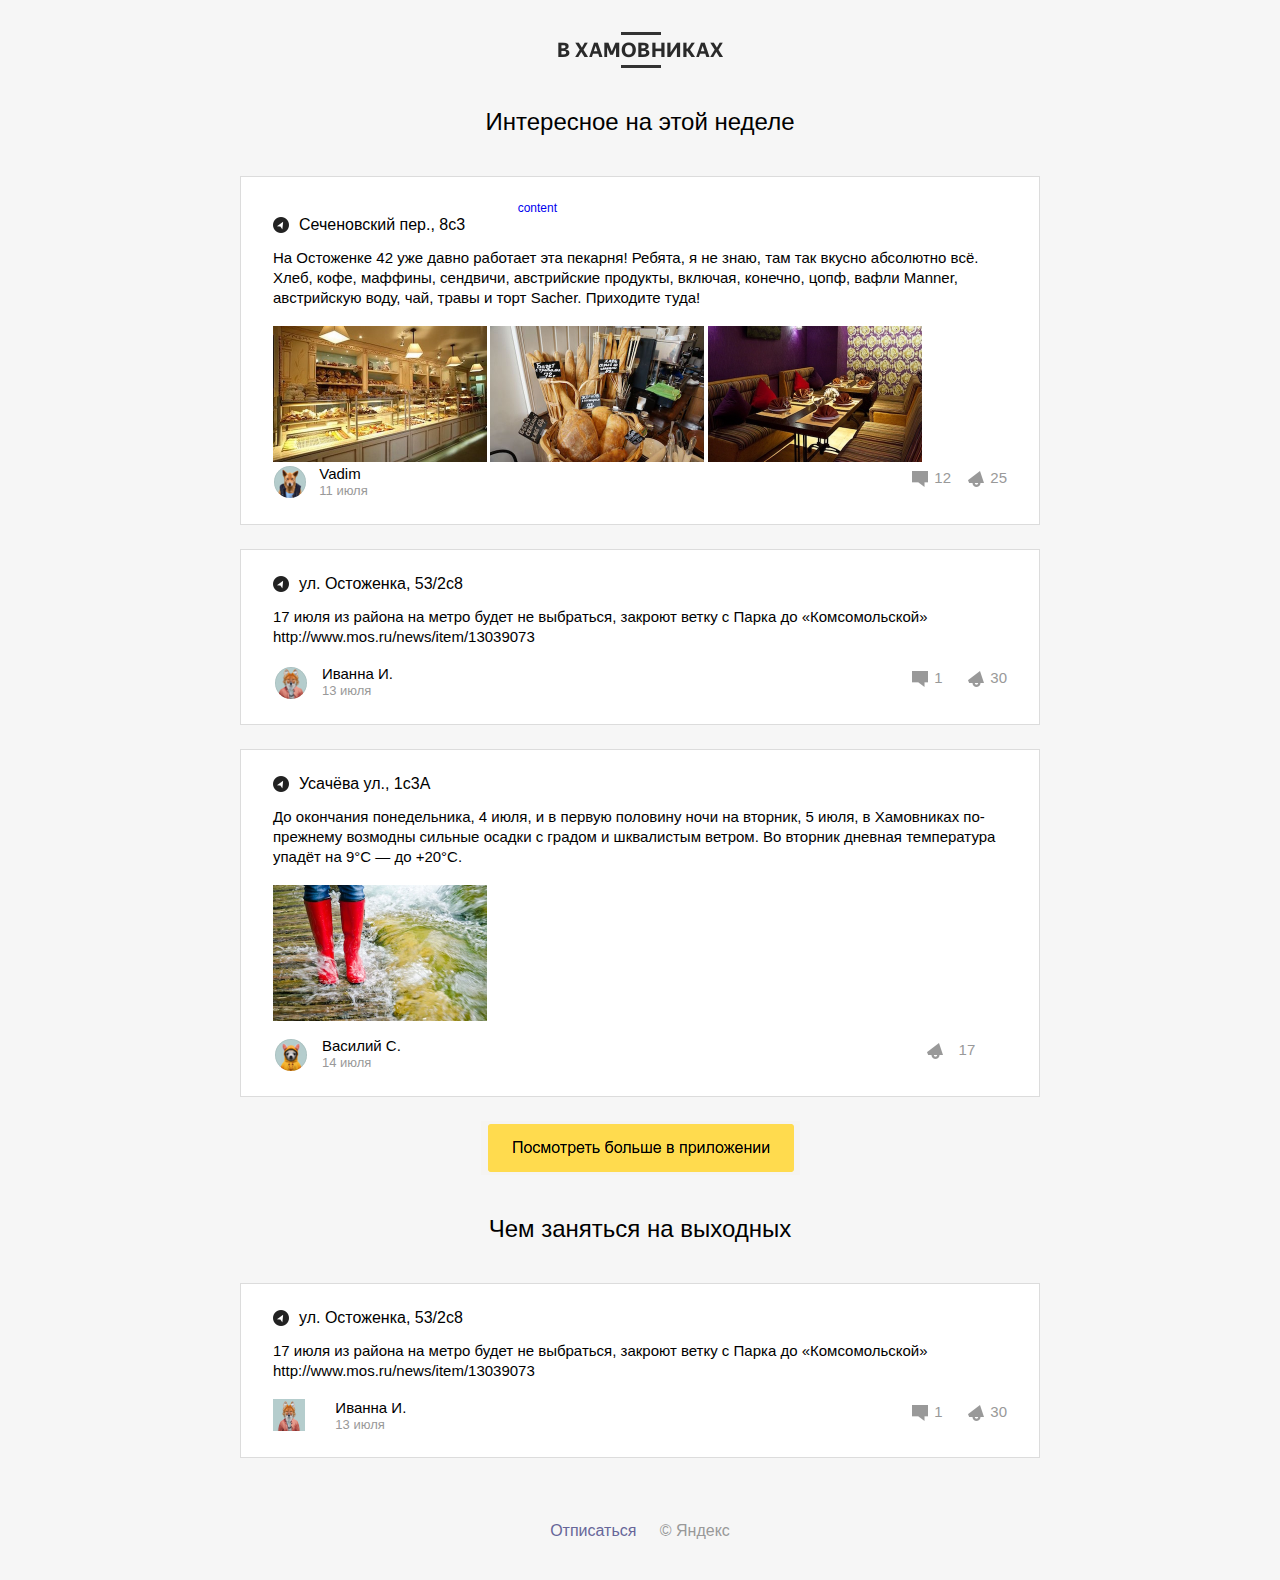
<file: hamovniki_letter/index2.html>
<!DOCTYPE html PUBLIC "-//W3C//DTD XHTML 1.0 Transitional//EN" "http://www.w3.org/TR/xhtml1/DTD/xhtml1-transitional.dtd">
<html xmlns="http://www.w3.org/1999/xhtml">
<head>
    <meta http-equiv="Content-Type" content="text/html; charset=cp1251">
    <meta name="viewport" content="width=device-width">
    <meta http-equiv="X-UA-Compatible" content="IE=edge">
    <title>���������</title>
    <style>
        a, div, td, span {
            font-family: Arial, Helvetica, Verdana, Tahoma sans-serif;
        }
        img {
            outline: none;
            display: block;
            border: none;
        }
        a {
            cursor: pointer;
            text-decoration: none;
        }
        .unsub:hover {
            color: #f00;
        }
        @media screen and (max-width: 800px) {
            .mobile {
                width: auto!important;
                min-width: 320px;
            }
            .gallery img {
                width: 107px !important;
                height: 68px !important;
            }
        }

    </style>
</head>
<body marginwidth="0" marginheight="0" style="margin: 0;padding: 0;-webkit-text-size-adjust: none;-ms-text-size-adjust: none;background-color: #f6f6f6;font-family: Arial, Helvetica, Verdana, Tahoma sans-serif;font-size: 12px;color: #000000;height: 100% !important;width: 100% !important;">
<table align="center" height="100%" width="800" border="0" cellpadding="0" cellspacing="0" bgcolor="#f6f6f6" style="border: 0;width: 800px;vertical-align: top;" class="mobile">
    <tr>
        <td width="100%" valign="top" align="center" style="margin: 0;padding: 0;vertical-align: top;font-family: Arial, Helvetica, Verdana, Tahoma sans-serif;">
            <div style="margin-top: 32px;font-family: Arial, Helvetica, Verdana, Tahoma sans-serif;">
                <img src="img/logo.png" width="165" height="36" border="0" alt="logo" style="outline: none;display: block;border: none;">
            </div>
        </td>
    </tr>
    <tr>
        <td width="100%" valign="top" align="center" style="margin: 0;padding: 0;vertical-align: top;font-family: Arial, Helvetica, Verdana, Tahoma sans-serif;">
            <div style="color: #000000;font-size: 24px;margin: 40px 0 40px 0;text-align: center;font-family: Arial, Helvetica, Verdana, Tahoma sans-serif;">���������� �� ���� ������</div>
        </td>
    </tr>
    <tr>
        <td width="100%" valign="top" align="center" style="margin: 0;padding: 0;vertical-align: top;font-family: Arial, Helvetica, Verdana, Tahoma sans-serif;">
            <div style="background-color: #ffffff;border: 1px solid #dcdcdc;padding: 24px 32px;margin: 0 0 24px 0;font-family: Arial, Helvetica, Verdana, Tahoma sans-serif;">
                <a href="#" style="font-family: Arial, Helvetica, Verdana, Tahoma sans-serif;cursor: pointer;text-decoration: none;">
                    <table border="0" cellpadding="0" cellspacing="0" bgcolor="#ffffff" width="100%" style="margin: 0; padding: 0; width: 100%;">
                        <tr>
                            <td valign="top" width="60" style="margin: 0;padding: 0;"></td>
                            <td valign="top" width="60" style="margin: 0;padding: 0;"></td>
                            <td valign="top" width="60" style="margin: 0;padding: 0;"></td>
                        </tr>
                        <tr>
                            <td valign="top" width="60" style="margin: 0;padding: 0;"></td>
                            <td valign="top" width="60" style="margin: 0;padding: 0;">content</td>
                            <td valign="top" width="60" style="margin: 0;padding: 0;"></td>
                        </tr>
                        <tr>
                            <td valign="top" width="60" style="margin: 0;padding: 0;"></td>
                            <td valign="top" width="60" style="margin: 0;padding: 0;"></td>
                            <td valign="top" width="60" style="margin: 0;padding: 0;"></td>
                        </tr>
                    </table>



                    <table border="0" cellpadding="0" cellspacing="0" bgcolor="#ffffff" width="100%" style="margin: 0; padding: 0; width: 100%;">
                        <tr>
                            <td valign="top" width="100%" style="margin: 0;padding: 0;font-family: Arial, Helvetica, Verdana, Tahoma sans-serif;">
                                <table border="0" cellpadding="0" cellspacing="0" bgcolor="#ffffff" width="100%" style="width: 100%;margin: 0;padding: 0;">
                                    <tr>
                                        <td valign="top" width="26" style="margin: 0;padding: 2px 0 0 0;font-family: Arial, Helvetica, Verdana, Tahoma sans-serif;">
                                            <div style="font-family: Arial, Helvetica, Verdana, Tahoma sans-serif;">
                                                <img src="img/arrow-top.png" width="16" height="16" border="0" alt="address" style="outline: none;display: block;border: none;">
                                            </div>
                                        </td>
                                        <td valign="top" style="color: #000000;font-size: 16px;line-height: 20px;margin: 0;padding: 0;font-family: Arial, Helvetica, Verdana, Tahoma sans-serif;">
                                            ����������� ���., 8�3
                                        </td>
                                    </tr>
                                </table>
                            </td>
                        </tr>
                        <tr>
                            <td valign="top" height="13" width="100%" style="color: #000000;font-size: 15px;line-height: 20px;font-family: Arial, Helvetica, Verdana, Tahoma sans-serif;"></td>
                        </tr>
                        <tr>
                            <td valign="top" width="100%" style="color: #000000;font-size: 15px;line-height: 20px;font-family: Arial, Helvetica, Verdana, Tahoma sans-serif;">
                                <div style="margin: 0;padding: 0;font-family: Arial, Helvetica, Verdana, Tahoma sans-serif;">
                                    �� ��������� 42 ��� ����� �������� ��� �������! ������, � �� ����, ��� ��� ������ ��������� ��. ����, ����, �������, ��������, ����������� ��������, �������, �������, ����, ����� Manner, ����������� ����, ���, ����� � ���� Sacher. ��������� ����!
                                </div>
                            </td>
                        </tr>
                        <tr>
                            <td valign="top" height="18" width="100%" style="color: #000000;font-size: 15px;line-height: 20px;font-family: Arial, Helvetica, Verdana, Tahoma sans-serif;"></td>
                        </tr>
                        <tr>
                            <td valign="top" width="100%" style="font-family: Arial, Helvetica, Verdana, Tahoma sans-serif;">
                                <table class="gallery" border="0" cellpadding="0" cellspacing="0" bgcolor="#ffffff" style="margin: 0;padding: 0;">
                                    <tr>
                                        <td valign="top" width="100%" style="font-family: Arial, Helvetica, Verdana, Tahoma sans-serif;" align="left">
                                            <div style="display: inline-block;"><img src="img/1.jpg" width="214" height="136" border="0" alt="image_1" style="outline: none;display: block;border: none;"></div>
                                            <div style="display: inline-block;"><img src="img/2.jpg" width="214" height="136" border="0" alt="image_1" style="outline: none;display: block;border: none;"></div>
                                            <div style="display: inline-block;"><img src="img/3.jpg" width="214" height="136" border="0" alt="image_1" style="outline: none;display: block;border: none;"></div>
                                        </td>
                                    </tr>
                                </table>
                            </td>
                        </tr>
                        <tr>
                            <td valign="top" width="100%" style="font-family: Arial, Helvetica, Verdana, Tahoma sans-serif;">
                                <table border="0" width="100%" cellpadding="0" cellspacing="0" bgcolor="#ffffff" style="margin: 0;padding: 0;">
                                    <tr>
                                        <td valign="top" width="35" height="35" style="margin: 0;padding: 0;font-family: Arial, Helvetica, Verdana, Tahoma sans-serif;" align="left">
                                            <img src="img/user1.png" width="35" height="35" border="0" alt="user1" style="width:35px;outline: none;display: block;border: none;">
                                        </td>
                                        <td valign="top" width="280" style="margin: 0;padding: 0;font-family: Arial, Helvetica, Verdana, Tahoma sans-serif;" align="left">
                                            <table border="0" cellpadding="0" cellspacing="0" bgcolor="#ffffff" width="280" style="width: 280px;margin: 0 ;padding: 0;" align="left">
                                                <tr>
                                                    <td valign="top" height="18" align="left" style="color: #000000;font-size: 15px;line-height: 18px;margin: 0;padding: 0;font-family: Arial, Helvetica, Verdana, Tahoma sans-serif;">
                                                        Vadim
                                                    </td>
                                                </tr>
                                                <tr>
                                                    <td valign="top" height="16" align="left" style="color: #999999;font-size: 13px;line-height: 16px;margin: 0;padding: 0;font-family: Arial, Helvetica, Verdana, Tahoma sans-serif;">
                                                        11 ����
                                                    </td>
                                                </tr>
                                            </table>
                                        </td>
                                        <td valign="top" width="240" style="margin: 0;padding: 0;font-family: Arial, Helvetica, Verdana, Tahoma sans-serif;" align="right">
                                            <table border="0" cellpadding="0" cellspacing="0" bgcolor="#ffffff" width="80" style="width: 80px;margin: 0 ;padding: 0;">
                                                <tr>
                                                    <td valign="top" height="18" width="50" align="left" style="width: 50px;color: #000000;font-size: 15px;line-height: 18px;margin: 0;padding: 0;font-family: Arial, Helvetica, Verdana, Tahoma sans-serif;">
                                                        <table border="0" cellpadding="0" cellspacing="0" bgcolor="#ffffff" width="100%" style="width: 100%;margin: 4px 0 0 0;padding: 0;">
                                                            <tr>
                                                                <td valign="top" width="16" height="16" style="margin: 0;padding: 2px 0 0 0;font-family: Arial, Helvetica, Verdana, Tahoma sans-serif;">
                                                                    <div style="font-family: Arial, Helvetica, Verdana, Tahoma sans-serif;">
                                                                        <img src="img/event-comments.png" width="16" height="16" border="0" alt="comments" style="outline: none;display: block;border: none;">
                                                                    </div>
                                                                </td>
                                                                <td valign="top" align="left" width="34" style="color: #999999;font-size: 15px;line-height: 18px;margin: 0;padding: 0;font-family: Arial, Helvetica, Verdana, Tahoma sans-serif;">
                                                                    <div style="width: 34px;margin: 0 0 0 6px;padding: 0;font-family: Arial, Helvetica, Verdana, Tahoma sans-serif;">12</div>
                                                                </td>
                                                            </tr>
                                                        </table>
                                                    </td>
                                                    <td valign="top" height="16" width="50" align="left" style="width: 50px;color: #999999;font-size: 13px;line-height: 16px;margin: 0;padding: 0;font-family: Arial, Helvetica, Verdana, Tahoma sans-serif;">
                                                        <table border="0" cellpadding="0" cellspacing="0" bgcolor="#ffffff" width="100%" style="width: 100%;margin: 4px 0 0 0;padding: 0;">
                                                            <tr>
                                                                <td valign="top" width="16" height="16" style="margin: 0;padding: 2px 0 0 0;font-family: Arial, Helvetica, Verdana, Tahoma sans-serif;">
                                                                    <div style="font-family: Arial, Helvetica, Verdana, Tahoma sans-serif;">
                                                                        <img src="img/event-megaphones.png" width="16" height="16" border="0" alt="megaphones" style="outline: none;display: block;border: none;">
                                                                    </div>
                                                                </td>
                                                                <td valign="top" align="left" width="34" style="color: #999999;font-size: 15px;line-height: 18px;margin: 0;padding: 0;font-family: Arial, Helvetica, Verdana, Tahoma sans-serif;">
                                                                    <div style="margin: 0 0 0 6px;padding: 0;font-family: Arial, Helvetica, Verdana, Tahoma sans-serif;">25</div>
                                                                </td>
                                                            </tr>
                                                        </table>
                                                    </td>
                                                </tr>
                                            </table>
                                        </td>
                                    </tr>
                                </table>
                            </td>
                        </tr>
                    </table>
                </a>
            </div>
        </td>
    </tr>
    <tr>
        <td width="100%" valign="top" align="center" style="margin: 0;padding: 0;vertical-align: top;font-family: Arial, Helvetica, Verdana, Tahoma sans-serif;">
            <div style="background-color: #ffffff;border: 1px solid #dcdcdc;padding: 24px 32px;margin: 0 0 24px 0;font-family: Arial, Helvetica, Verdana, Tahoma sans-serif;">
                <a href="#" style="font-family: Arial, Helvetica, Verdana, Tahoma sans-serif;cursor: pointer;text-decoration: none;">
                    <table border="0" cellpadding="0" cellspacing="0" bgcolor="#ffffff" width="100%" style="margin: 0; padding: 0; width: 100%;">
                        <tr>
                            <td valign="top" width="100%" style="margin: 0;padding: 0;font-family: Arial, Helvetica, Verdana, Tahoma sans-serif;">
                                <table border="0" cellpadding="0" cellspacing="0" bgcolor="#ffffff" width="100%" style="width: 100%;margin: 0 0 13px 0;padding: 0;">
                                    <tr>
                                        <td valign="top" width="26" style="margin: 0;padding: 2px 0 0 0;font-family: Arial, Helvetica, Verdana, Tahoma sans-serif;">
                                            <div style="font-family: Arial, Helvetica, Verdana, Tahoma sans-serif;">
                                                <img src="img/arrow-top.png" width="16" height="16" border="0" alt="address" style="outline: none;display: block;border: none;">
                                            </div>
                                        </td>
                                        <td valign="top" style="color: #000000;font-size: 16px;line-height: 20px;margin: 0;padding: 0;font-family: Arial, Helvetica, Verdana, Tahoma sans-serif;">
                                            ��. ���������, 53/2�8
                                        </td>
                                    </tr>
                                </table>
                            </td>
                        </tr>
                        <tr>
                            <td valign="top" width="100%" style="color: #000000;font-size: 15px;line-height: 20px;font-family: Arial, Helvetica, Verdana, Tahoma sans-serif;">
                                <div style="margin: 0 0 18px 0;padding: 0;font-family: Arial, Helvetica, Verdana, Tahoma sans-serif;">
                                    17 ���� �� ������ �� ����� ����� �� ���������, ������� ����� � ����� �� �������������� http://www.mos.ru/news/item/13039073
                                </div>
                            </td>
                        </tr>
                        <tr>
                            <td valign="top" width="100%" style="font-family: Arial, Helvetica, Verdana, Tahoma sans-serif;">
                                <table border="0" width="100%" cellpadding="0" cellspacing="0" bgcolor="#ffffff" style="margin: 0;padding: 0;">
                                    <tr>
                                        <td valign="top" width="35" height="35" style="margin: 0;padding: 0;font-family: Arial, Helvetica, Verdana, Tahoma sans-serif;" align="left">
                                            <img src="img/user2.png" width="35" height="35" border="0" alt="user2" style="outline: none;display: block;border: none;">
                                        </td>
                                        <td valign="top" width="250" style="margin: 0;padding: 0;font-family: Arial, Helvetica, Verdana, Tahoma sans-serif;" align="left">
                                            <table border="0" cellpadding="0" cellspacing="0" bgcolor="#ffffff" width="250" style="width: 250px;margin: 0 ;padding: 0;">
                                                <tr>
                                                    <td valign="top" height="18" align="left" style="color: #000000;font-size: 15px;line-height: 18px;margin: 0;padding: 0;font-family: Arial, Helvetica, Verdana, Tahoma sans-serif;">
                                                        ������ �.
                                                    </td>
                                                </tr>
                                                <tr>
                                                    <td valign="top" height="16" align="left" style="color: #999999;font-size: 13px;line-height: 16px;margin: 0;padding: 0;font-family: Arial, Helvetica, Verdana, Tahoma sans-serif;">
                                                        13 ����
                                                    </td>
                                                </tr>
                                            </table>
                                        </td>
                                        <td valign="top" width="240" style="margin: 0;padding: 0;font-family: Arial, Helvetica, Verdana, Tahoma sans-serif;" align="right">
                                            <table border="0" cellpadding="0" cellspacing="0" bgcolor="#ffffff" width="80" style="width: 80px;margin: 0 ;padding: 0;">
                                                <tr>
                                                    <td valign="top" height="18" width="50" align="left" style="width: 50px;color: #000000;font-size: 15px;line-height: 18px;margin: 0;padding: 0;font-family: Arial, Helvetica, Verdana, Tahoma sans-serif;">
                                                        <table border="0" cellpadding="0" cellspacing="0" bgcolor="#ffffff" width="100%" style="width: 100%;margin: 4px 0 0 0;padding: 0;">
                                                            <tr>
                                                                <td valign="top" width="16" height="16" style="margin: 0;padding: 2px 0 0 0;font-family: Arial, Helvetica, Verdana, Tahoma sans-serif;">
                                                                    <div style="font-family: Arial, Helvetica, Verdana, Tahoma sans-serif;">
                                                                        <img src="img/event-comments.png" width="16" height="16" border="0" alt="comments" style="outline: none;display: block;border: none;">
                                                                    </div>
                                                                </td>
                                                                <td valign="top" align="left" width="34" style="color: #999999;font-size: 15px;line-height: 18px;margin: 0;padding: 0;font-family: Arial, Helvetica, Verdana, Tahoma sans-serif;">
                                                                    <div style="width: 34px;margin: 0 0 0 6px;padding: 0;font-family: Arial, Helvetica, Verdana, Tahoma sans-serif;">1</div>
                                                                </td>
                                                            </tr>
                                                        </table>
                                                    </td>
                                                    <td valign="top" height="16" width="50" align="left" style="width: 50px;color: #999999;font-size: 13px;line-height: 16px;margin: 0;padding: 0;font-family: Arial, Helvetica, Verdana, Tahoma sans-serif;">
                                                        <table border="0" cellpadding="0" cellspacing="0" bgcolor="#ffffff" width="100%" style="width: 100%;margin: 4px 0 0 0;padding: 0;">
                                                            <tr>
                                                                <td valign="top" width="16" height="16" style="margin: 0;padding: 2px 0 0 0;font-family: Arial, Helvetica, Verdana, Tahoma sans-serif;">
                                                                    <div style="font-family: Arial, Helvetica, Verdana, Tahoma sans-serif;">
                                                                        <img src="img/event-megaphones.png" width="16" height="16" border="0" alt="megaphones" style="outline: none;display: block;border: none;">
                                                                    </div>
                                                                </td>
                                                                <td valign="top" align="left" width="34" style="color: #999999;font-size: 15px;line-height: 18px;margin: 0;padding: 0;font-family: Arial, Helvetica, Verdana, Tahoma sans-serif;">
                                                                    <div style="margin: 0 0 0 6px;padding: 0;font-family: Arial, Helvetica, Verdana, Tahoma sans-serif;">30</div>
                                                                </td>
                                                            </tr>
                                                        </table>
                                                    </td>
                                                </tr>
                                            </table>
                                        </td>
                                    </tr>
                                </table>
                            </td>
                        </tr>
                    </table>
                </a>
            </div>
        </td>
    </tr>
    <tr>
        <td width="100%" valign="top" align="center" style="margin: 0;padding: 0;vertical-align: top;font-family: Arial, Helvetica, Verdana, Tahoma sans-serif;">
            <div style="background-color: #ffffff;border: 1px solid #dcdcdc;padding: 24px 32px;margin: 0 0 24px 0;font-family: Arial, Helvetica, Verdana, Tahoma sans-serif;">
                <a href="#" style="font-family: Arial, Helvetica, Verdana, Tahoma sans-serif;cursor: pointer;text-decoration: none;">
                    <table border="0" cellpadding="0" cellspacing="0" bgcolor="#ffffff" width="100%" style="width: 100%;margin: 0; padding: 0; ">
                        <tr>
                            <td valign="top" width="100%" style="margin: 0;padding: 0;font-family: Arial, Helvetica, Verdana, Tahoma sans-serif;">
                                <table border="0" cellpadding="0" cellspacing="0" bgcolor="#ffffff" width="100%" style="width: 100%;margin: 0 0 13px 0;padding: 0;">
                                    <tr>
                                        <td valign="top" width="26" style="margin: 0;padding: 2px 0 0 0;font-family: Arial, Helvetica, Verdana, Tahoma sans-serif;">
                                            <div style="font-family: Arial, Helvetica, Verdana, Tahoma sans-serif;">
                                                <img src="img/arrow-top.png" width="16" height="16" border="0" alt="address" style="outline: none;display: block;border: none;">
                                            </div>
                                        </td>
                                        <td valign="top" style="color: #000000;font-size: 16px;line-height: 20px;margin: 0;padding: 0;font-family: Arial, Helvetica, Verdana, Tahoma sans-serif;">
                                            ������� ��., 1�3�
                                        </td>
                                    </tr>
                                </table>
                            </td>
                        </tr>
                        <tr>
                            <td valign="top" width="100%" style="color: #000000;font-size: 15px;line-height: 20px;font-family: Arial, Helvetica, Verdana, Tahoma sans-serif;">
                                <div style="margin: 0 0 18px 0;padding: 0;font-family: Arial, Helvetica, Verdana, Tahoma sans-serif;">
                                    �� ��������� ������������, 4 ����, � � ������ �������� ���� �� �������, 5 ����, � ���������� ��-�������� �������� ������� ������ � ������ � ���������� ������. �� ������� ������� ����������� ����� �� 9�C � �� +20�C.
                                </div>
                            </td>
                        </tr>
                        <tr>
                            <td valign="top" width="100%" style="font-family: Arial, Helvetica, Verdana, Tahoma sans-serif;">
                                <table border="0" cellpadding="0" cellspacing="0" bgcolor="#ffffff" style="margin: 0 0 16px 0;padding: 0;">
                                    <tr>
                                        <td valign="top" width="230" style="width: 230px;font-family: Arial, Helvetica, Verdana, Tahoma sans-serif;" align="left">
                                            <img src="img/4.jpg" width="214" height="136" border="0" alt="image_4" style="outline: none;display: block;border: none;">
                                        </td>
                                    </tr>
                                </table>
                            </td>
                        </tr>
                        <tr>
                            <td valign="top" width="100%" style="font-family: Arial, Helvetica, Verdana, Tahoma sans-serif;">
                                <table border="0" width="100%" cellpadding="0" cellspacing="0" bgcolor="#ffffff" style="margin: 0;padding: 0;">
                                    <tr>
                                        <td valign="top" width="35" height="35" style="margin: 0;padding: 0;font-family: Arial, Helvetica, Verdana, Tahoma sans-serif;" align="left">
                                            <img src="img/user3.png" width="35" height="35" border="0" alt="user3" style="outline: none;display: block;border: none;">
                                        </td>
                                        <td valign="top" width="250" style="margin: 0;padding: 0;font-family: Arial, Helvetica, Verdana, Tahoma sans-serif;" align="left">
                                            <table border="0" cellpadding="0" cellspacing="0" bgcolor="#ffffff" width="250" style="width: 250px;margin: 0 ;padding: 0;">
                                                <tr>
                                                    <td valign="top" height="18" align="left" style="color: #000000;font-size: 15px;line-height: 18px;margin: 0;padding: 0;font-family: Arial, Helvetica, Verdana, Tahoma sans-serif;">
                                                        ������� �.
                                                    </td>
                                                </tr>
                                                <tr>
                                                    <td valign="top" height="16" align="left" style="color: #999999;font-size: 13px;line-height: 16px;margin: 0;padding: 0;font-family: Arial, Helvetica, Verdana, Tahoma sans-serif;">
                                                        14 ����
                                                    </td>
                                                </tr>
                                            </table>
                                        </td>
                                        <td valign="top" width="240" style="margin: 0;padding: 0;font-family: Arial, Helvetica, Verdana, Tahoma sans-serif;" align="right">
                                            <table border="0" cellpadding="0" cellspacing="0" bgcolor="#ffffff" width="80" style="width: 80px;margin: 0 ;padding: 0;">
                                                <tr>
                                                    <td valign="top" height="16" width="50" align="left" style="width: 50px;color: #999999;font-size: 13px;line-height: 16px;margin: 0;padding: 0;font-family: Arial, Helvetica, Verdana, Tahoma sans-serif;">
                                                        <table border="0" cellpadding="0" cellspacing="0" bgcolor="#ffffff" width="100%" style="width: 100%;margin: 4px 0 0 0;padding: 0;">
                                                            <tr>
                                                                <td valign="top" width="16" height="16" style="margin: 0;padding: 2px 0 0 0;font-family: Arial, Helvetica, Verdana, Tahoma sans-serif;">
                                                                    <div style="font-family: Arial, Helvetica, Verdana, Tahoma sans-serif;">
                                                                        <img src="img/event-megaphones.png" width="16" height="16" border="0" alt="megaphones" style="outline: none;display: block;border: none;">
                                                                    </div>
                                                                </td>
                                                                <td valign="top" align="left" width="34" style="color: #999999;font-size: 15px;line-height: 18px;margin: 0;padding: 0;font-family: Arial, Helvetica, Verdana, Tahoma sans-serif;">
                                                                    <div style="margin: 0 0 0 6px;padding: 0;font-family: Arial, Helvetica, Verdana, Tahoma sans-serif;">17</div>
                                                                </td>
                                                            </tr>
                                                        </table>
                                                    </td>
                                                </tr>
                                            </table>
                                        </td>
                                    </tr>
                                </table>
                            </td>
                        </tr>
                    </table>
                </a>
            </div>
        </td>
    </tr>
    <tr>
        <td valign="top" height="94" align="center" width="100%" style="width: 100%;padding: 0;margin: 0;font-family: Arial, Helvetica, Verdana, Tahoma sans-serif;">
            <a href="#" style="font-family: Arial, Helvetica, Verdana, Tahoma sans-serif;cursor: pointer;text-decoration: none;"><img src="img/show_more.png" width="319" height="54" border="0" style="outline: none;display: block;border: none;"></a>
        </td>
    </tr>
    <tr>
        <td valign="top" align="center" width="100%" style="width: 100%;padding: 0;margin: 0;font-family: Arial, Helvetica, Verdana, Tahoma sans-serif;">
            <div style="color: #000000;font-size: 24px;text-align: center;margin: 0 0 40px 0;padding: 0;font-family: Arial, Helvetica, Verdana, Tahoma sans-serif;">��� �������� �� ��������</div>
        </td>
    </tr>
    <tr>
        <td width="100%" valign="top" align="center" style="margin: 0;padding: 0;vertical-align: top;font-family: Arial, Helvetica, Verdana, Tahoma sans-serif;">
            <div style="background-color: #ffffff;border: 1px solid #dcdcdc;padding: 24px 32px;margin: 0 0 24px 0;font-family: Arial, Helvetica, Verdana, Tahoma sans-serif;">
                <a href="#" style="font-family: Arial, Helvetica, Verdana, Tahoma sans-serif;cursor: pointer;text-decoration: none;">
                    <table border="0" cellpadding="0" cellspacing="0" bgcolor="#ffffff" width="100%" style="margin: 0; padding: 0; width: 100%;">
                        <tr>
                            <td valign="top" width="100%" style="margin: 0;padding: 0;font-family: Arial, Helvetica, Verdana, Tahoma sans-serif;">
                                <table border="0" cellpadding="0" cellspacing="0" bgcolor="#ffffff" width="100%" style="width: 100%;margin: 0 0 13px 0;padding: 0;">
                                    <tr>
                                        <td valign="top" width="26" style="margin: 0;padding: 2px 0 0 0;font-family: Arial, Helvetica, Verdana, Tahoma sans-serif;">
                                            <div style="font-family: Arial, Helvetica, Verdana, Tahoma sans-serif;">
                                                <img src="img/arrow-top.png" width="16" height="16" border="0" alt="address" style="outline: none;display: block;border: none;">
                                            </div>
                                        </td>
                                        <td valign="top" style="color: #000000;font-size: 16px;line-height: 20px;margin: 0;padding: 0;font-family: Arial, Helvetica, Verdana, Tahoma sans-serif;">
                                            ��. ���������, 53/2�8
                                        </td>
                                    </tr>
                                </table>
                            </td>
                        </tr>
                        <tr>
                            <td valign="top" width="100%" style="color: #000000;font-size: 15px;line-height: 20px;font-family: Arial, Helvetica, Verdana, Tahoma sans-serif;">
                                <div style="margin: 0 0 18px 0;padding: 0;font-family: Arial, Helvetica, Verdana, Tahoma sans-serif;">
                                    17 ���� �� ������ �� ����� ����� �� ���������, ������� ����� � ����� �� �������������� http://www.mos.ru/news/item/13039073
                                </div>
                            </td>
                        </tr>
                        <tr>
                            <td valign="top" width="100%" style="font-family: Arial, Helvetica, Verdana, Tahoma sans-serif;">
                                <table border="0" width="100%" cellpadding="0" cellspacing="0" bgcolor="#ffffff" style="margin: 0;padding: 0;">
                                    <tr>
                                        <td valign="top" width="32" height="32" style="margin: 0;padding: 0;font-family: Arial, Helvetica, Verdana, Tahoma sans-serif;" align="left">
                                            <img src="img/user2.jpg" width="32" height="32" border="0" alt="user2" style="outline: none;display: block;border: none;">
                                        </td>
                                        <td valign="top" width="250" style="margin: 0;padding: 0;font-family: Arial, Helvetica, Verdana, Tahoma sans-serif;" align="left">
                                            <table border="0" cellpadding="0" cellspacing="0" bgcolor="#ffffff" width="250" style="width: 250px;margin: 0 ;padding: 0;">
                                                <tr>
                                                    <td valign="top" height="18" align="left" style="color: #000000;font-size: 15px;line-height: 18px;margin: 0;padding: 0;font-family: Arial, Helvetica, Verdana, Tahoma sans-serif;">
                                                        ������ �.
                                                    </td>
                                                </tr>
                                                <tr>
                                                    <td valign="top" height="16" align="left" style="color: #999999;font-size: 13px;line-height: 16px;margin: 0;padding: 0;font-family: Arial, Helvetica, Verdana, Tahoma sans-serif;">
                                                        13 ����
                                                    </td>
                                                </tr>
                                            </table>
                                        </td>
                                        <td valign="top" width="80" style="margin: 0;padding: 0;font-family: Arial, Helvetica, Verdana, Tahoma sans-serif;" align="right">
                                            <table border="0" cellpadding="0" cellspacing="0" bgcolor="#ffffff" width="80" style="width: 80px;margin: 0 ;padding: 0;">
                                                <tr>
                                                    <td valign="top" height="18" width="50" align="left" style="width: 50px;color: #000000;font-size: 15px;line-height: 18px;margin: 0;padding: 0;font-family: Arial, Helvetica, Verdana, Tahoma sans-serif;">
                                                        <table border="0" cellpadding="0" cellspacing="0" bgcolor="#ffffff" width="100%" style="width: 100%;margin: 4px 0 0 0;padding: 0;">
                                                            <tr>
                                                                <td valign="top" width="16" height="16" style="margin: 0;padding: 2px 0 0 0;font-family: Arial, Helvetica, Verdana, Tahoma sans-serif;">
                                                                    <div style="font-family: Arial, Helvetica, Verdana, Tahoma sans-serif;">
                                                                        <img src="img/event-comments.png" width="16" height="16" border="0" alt="comments" style="outline: none;display: block;border: none;">
                                                                    </div>
                                                                </td>
                                                                <td valign="top" align="left" width="34" style="color: #999999;font-size: 15px;line-height: 18px;margin: 0;padding: 0;font-family: Arial, Helvetica, Verdana, Tahoma sans-serif;">
                                                                    <div style="width: 34px;margin: 0 0 0 6px;padding: 0;font-family: Arial, Helvetica, Verdana, Tahoma sans-serif;">1</div>
                                                                </td>
                                                            </tr>
                                                        </table>
                                                    </td>
                                                    <td valign="top" height="16" width="50" align="left" style="width: 50px;color: #999999;font-size: 13px;line-height: 16px;margin: 0;padding: 0;font-family: Arial, Helvetica, Verdana, Tahoma sans-serif;">
                                                        <table border="0" cellpadding="0" cellspacing="0" bgcolor="#ffffff" width="100%" style="width: 100%;margin: 4px 0 0 0;padding: 0;">
                                                            <tr>
                                                                <td valign="top" width="16" height="16" style="margin: 0;padding: 2px 0 0 0;font-family: Arial, Helvetica, Verdana, Tahoma sans-serif;">
                                                                    <div style="font-family: Arial, Helvetica, Verdana, Tahoma sans-serif;">
                                                                        <img src="img/event-megaphones.png" width="16" height="16" border="0" alt="megaphones" style="outline: none;display: block;border: none;">
                                                                    </div>
                                                                </td>
                                                                <td valign="top" align="left" width="34" style="color: #999999;font-size: 15px;line-height: 18px;margin: 0;padding: 0;font-family: Arial, Helvetica, Verdana, Tahoma sans-serif;">
                                                                    <div style="margin: 0 0 0 6px;padding: 0;font-family: Arial, Helvetica, Verdana, Tahoma sans-serif;">30</div>
                                                                </td>
                                                            </tr>
                                                        </table>
                                                    </td>
                                                </tr>
                                            </table>
                                        </td>
                                    </tr>
                                </table>
                            </td>
                        </tr>
                    </table>
                </a>
            </div>
        </td>
    </tr>
    <tr>
        <td valign="top" width="100%" align="center" style="margin: 0;padding: 0;font-family: Arial, Helvetica, Verdana, Tahoma sans-serif;">
            <div style="margin: 40px 0 40px 0;padding: 0;text-align: center;font-family: Arial, Helvetica, Verdana, Tahoma sans-serif;">
                <a href="#" class="unsub" style="color: #669;padding: 0 20px 0 0;font-size: 16px;font-family: Arial, Helvetica, Verdana, Tahoma sans-serif;cursor: pointer;text-decoration: none;">����������</a>
                <span style="color: #999;font-size: 16px;font-family: Arial, Helvetica, Verdana, Tahoma sans-serif;">� ������</span>
            </div>
        </td>
    </tr>
</table>

</body>
</html>
</file>
